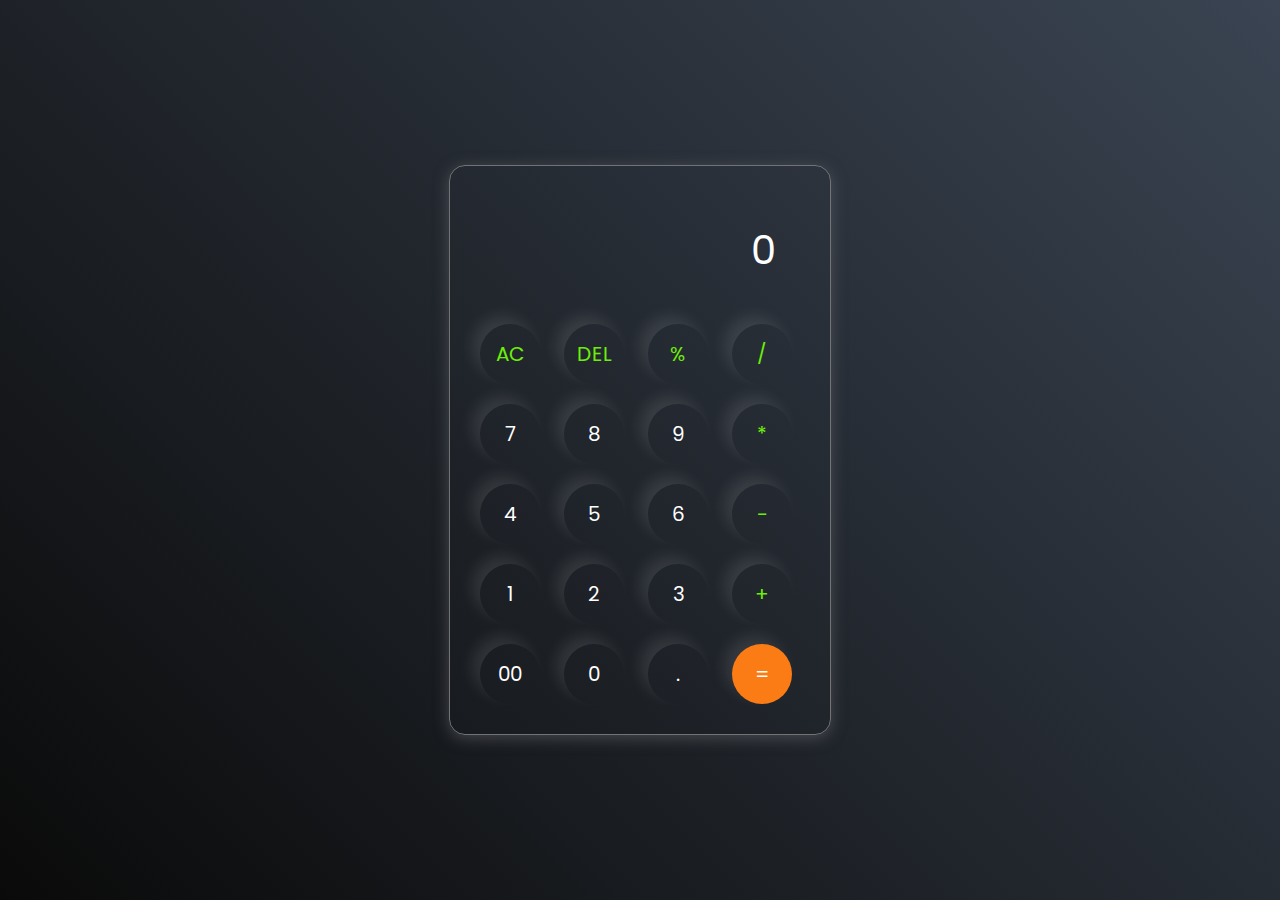
<file: pyt2/index.html>
<!DOCTYPE html>
<html lang="en">
<head>
    <meta charset="UTF-8">
    <meta name="viewport" content="width=device-width, initial-scale=1.0">
    <link rel="stylesheet" href="style.css">
    <title>calculator</title>
</head>
<body>
    <div class="calculator">
    <input type="text" placeholder="0" id="inputBox">
    <div>
        <button class="operator">AC</button>
        <button class="operator">DEL</button>
        <button class="operator">%</button>
        <button class="operator">/</button>
    </div>
    <div>
       <button>7</button>
       <button>8</button>
       <button>9</button>
       <button class="operator">*</button>
    </div>
    <div>
        <button>4</button>
        <button>5</button>
        <button>6</button>
        <button class="operator">-</button>
    </div>
<div>
    <button>1</button>
    <button>2</button>
    <button>3</button>
    <button class="operator">+</button>
</div>
    <div>
       <button>00</button>
       <button>0</button>
       <button>.</button>
       <button class="equalBtn">=</button>
    </div>
</div>
       <script src="script.js"></script>
       </body>
</body>
</html>
</file>
<file: pyt2/style.css>
@import url('https://fonts.googleapis.com/css2?family=Poppins:ital,wght@0,100;0,200;0,300;0,400;0,500;0,600;0,700;0,800;0,900;1,100;1,200;1,300;1,400;1,500;1,600;1,700;1,800;1,900&family=Ubuntu:ital,wght@0,300;0,400;0,500;0,700;1,300;1,400;1,500;1,700&display=swap');
*{
    margin: 0;
    padding: 0;
    box-sizing: border-box;
    font-family: 'poppins', sans-serif;
}
body{
    width: 100%;
    height: 100vh;
    display: flex;
    justify-content: center;
    align-items: center;
    background: linear-gradient(45deg,#0a0a0a, #3a4452);
}
.calculator{
    border: 1px solid #717377;
    padding:  20px;
    border-radius: 16px;
    background: transparent;
    box-shadow: 0px 3px 15px rgba(113,115,119,0.5);
}
input{
    width: 320px;
    border: none;
    padding: 24px;
    margin: 10px;
    background: transparent;
    box-shadow: 0px 3px 15px rgbs(84,84,84,0.1);
    font-size: 40px;
    text-align:  right;
    cursor:pointer;
    color:#ffffff;

}
input::placeholder{
    color: #ffffff;
}
button{
    border: none;
    width: 60px;
    height: 60px;
    margin: 10px;
    border-radius:  50%;
    background: transparent;
    color: #ffffff;
    font-size: 20px;
    box-shadow: -8px -8px 15px rgba(255,255,255,0.1);
    cursor:pointer;
}
.equalBtn{
    background-color: #fb7c14;
}
.operator{
    color:#6dee0a;
}
</file>
